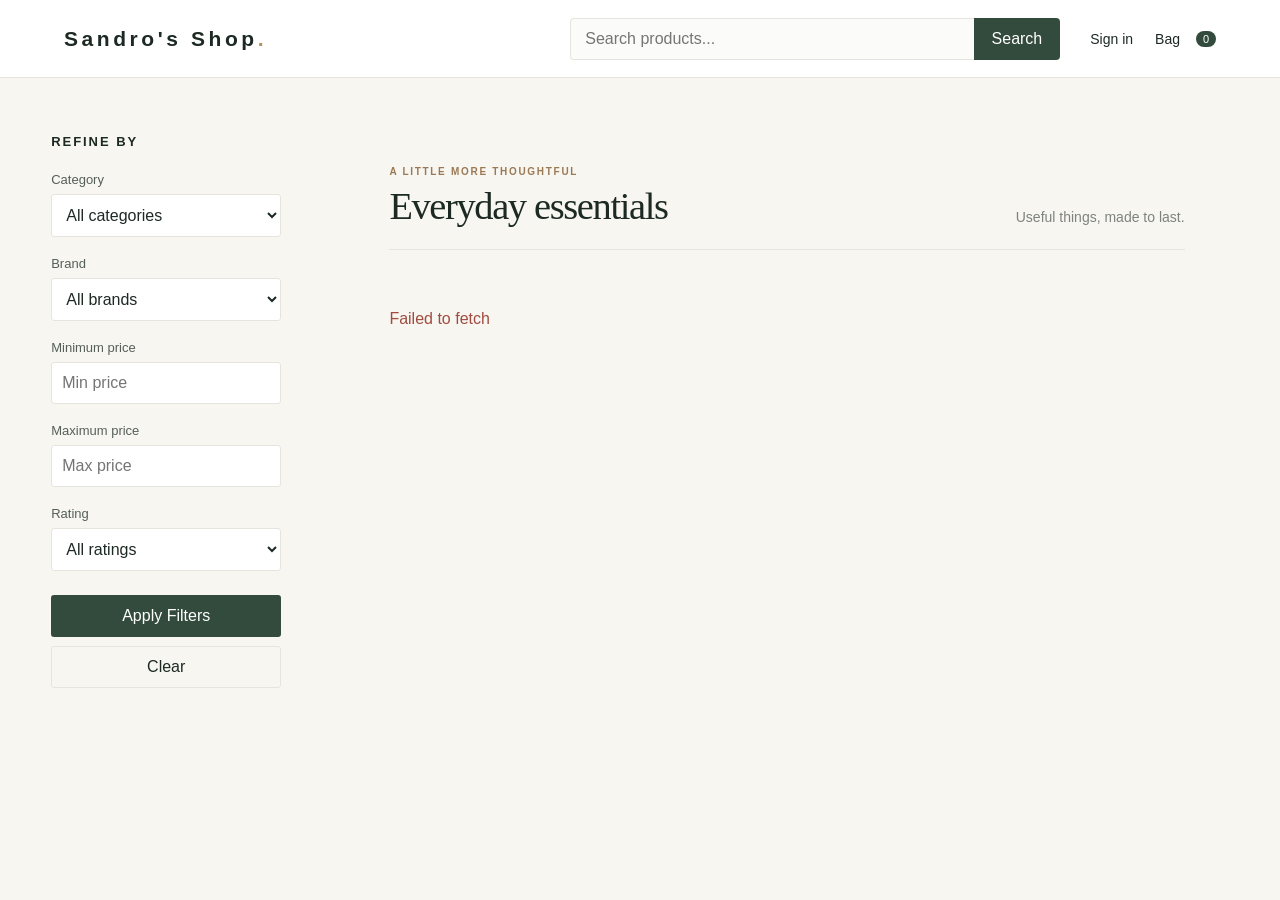
<file: index.html>
<!DOCTYPE html>
<html lang="en">
<head>
    <meta charset="UTF-8">

    <meta
        name="viewport"
        content="width=device-width, initial-scale=1.0"
    >

    <meta name="theme-color" content="#f7f5f0">
    <title>Sandro's Shop - Everyday objects, considered</title>

    <link rel="stylesheet" href="style.css">
</head>

<body>

    <!-- HEADER -->
    <header class="header">

        <div class="logo">
            <a href="index.html">Sandro's Shop<span class="logo-dot">.</span></a>
        </div>

        <!-- SEARCH -->
        <div class="search-box">
            <input
                type="text"
                id="searchInput"
                placeholder="Search products..."
            >

            <button id="searchButton">
                Search
            </button>
        </div>

        <!-- CART -->
        <nav class="header-actions">
            <a class="account-link" href="login.html">Sign in</a>
        <div class="cart-link">
            <a href="cart.html">
                🛒 Cart
                <span id="cartCount">0</span>
            </a>
        </div>
        </nav>

    </header>


    <!-- MAIN CONTENT -->
    <div class="page-container">

        <!-- SIDEBAR FILTERS -->
        <aside class="sidebar">

            <h2>Refine by</h2>


            <!-- CATEGORY -->
            <div class="filter-group">

                <label for="categoryFilter">
                    Category
                </label>

                <select id="categoryFilter">

                    <option value="">
                        All categories
                    </option>

                </select>

            </div>


            <!-- BRAND -->
            <div class="filter-group">

                <label for="brandFilter">
                    Brand
                </label>

                <select id="brandFilter">

                    <option value="">
                        All brands
                    </option>

                </select>

            </div>


            <!-- MIN PRICE -->
            <div class="filter-group">

                <label for="minPrice">
                    Minimum price
                </label>

                <input
                    type="number"
                    id="minPrice"
                    placeholder="Min price"
                    min="0"
                >

            </div>


            <!-- MAX PRICE -->
            <div class="filter-group">

                <label for="maxPrice">
                    Maximum price
                </label>

                <input
                    type="number"
                    id="maxPrice"
                    placeholder="Max price"
                    min="0"
                >

            </div>


            <!-- RATING -->
            <div class="filter-group">

                <label for="ratingFilter">
                    Rating
                </label>

                <select id="ratingFilter">

                    <option value="">
                        All ratings
                    </option>

                    <option value="1">
                        1+
                    </option>

                    <option value="2">
                        2+
                    </option>

                    <option value="3">
                        3+
                    </option>

                    <option value="4">
                        4+
                    </option>

                    <option value="5">
                        5
                    </option>

                </select>

            </div>


            <!-- FILTER BUTTONS -->
            <div class="filter-buttons">

                <button id="filterButton">
                    Apply Filters
                </button>

                <button id="clearButton">
                    Clear
                </button>

            </div>

        </aside>


        <!-- PRODUCTS SECTION -->
        <main class="products-section">

            <div class="section-heading"><div><p class="eyebrow">A LITTLE MORE THOUGHTFUL</p><h1>Everyday essentials</h1></div><p class="section-note">Useful things, made to last.</p></div>

            <!-- PRODUCTS WILL APPEAR HERE -->
            <div id="products"></div>

        </main>

    </div>


    <!-- JAVASCRIPT -->
    <script src="auth-ui.js"></script>
    <script src="cart-service.js"></script>
    <script src="main.js"></script>

</body>
</html>
</file>
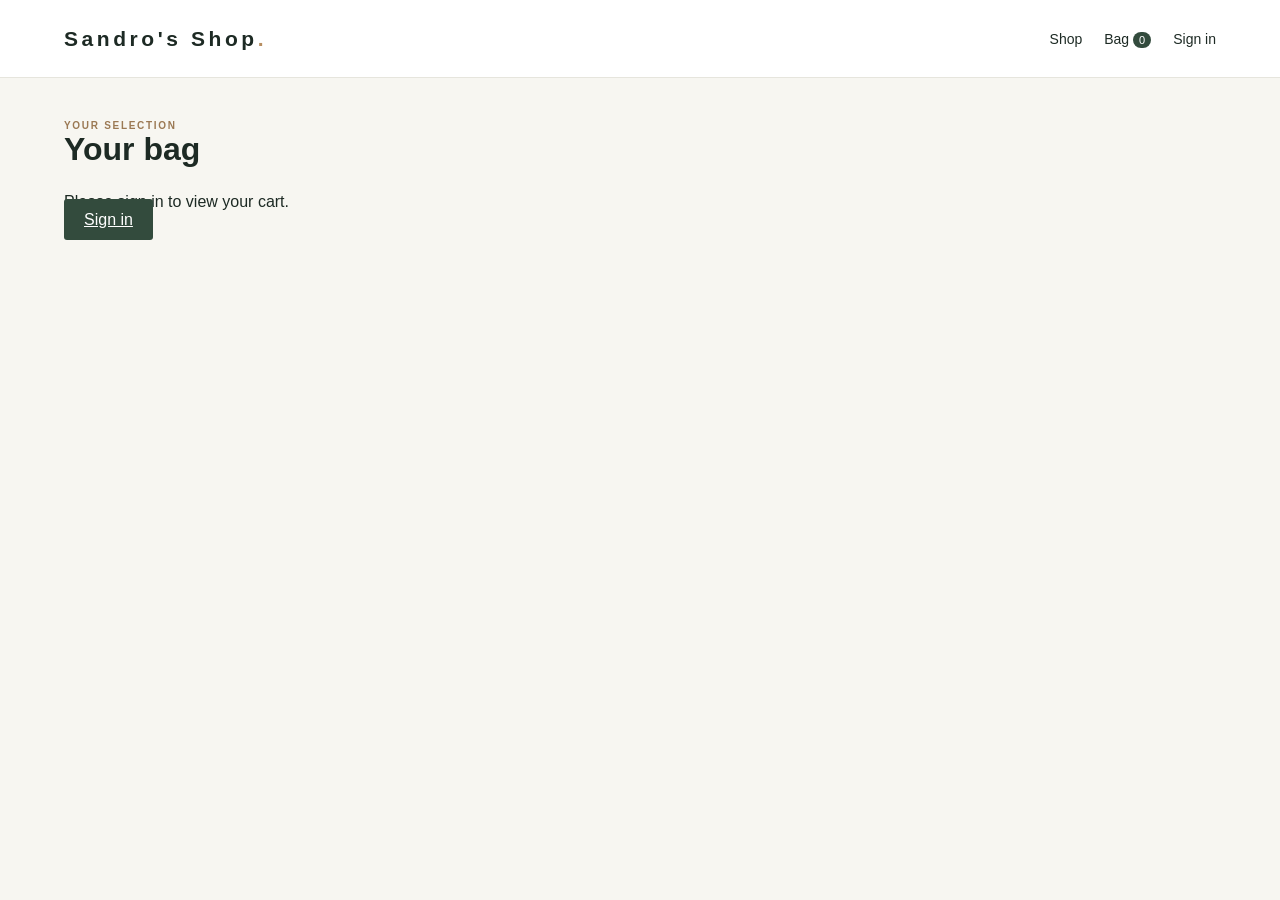
<file: cart.html>
<!DOCTYPE html>
<html lang="en">
<head>
    <meta charset="UTF-8">
    <meta name="viewport" content="width=device-width, initial-scale=1.0">

    <title>Your bag — Sandro's Shop</title>

    <link rel="stylesheet" href="style.css">
</head>
<body>

    <header class="header">

        <div class="logo">
            <a href="index.html">Sandro's Shop<span class="logo-dot">.</span></a>
        </div>

        <nav class="header-actions">
            <a href="index.html">Shop</a>

            <a href="cart.html">
                Bag
                <span id="cartCount">0</span>
            </a>

            <a class="account-link" href="login.html">
                Sign in
            </a>
        </nav>

    </header>


    <main class="cart-page">

        <p class="eyebrow">YOUR SELECTION</p><h1>Your bag</h1>


        <p id="cartMessage"></p>


        <div id="cartItems"></div>


        <div class="cart-summary">

            <h2>
                Total:
                <span id="cartTotal">0.00</span> GEL
            </h2>

            <p>
                Items:
                <span id="totalQuantity">0</span>
            </p>


            <button
                id="clearCartButton"
                class="secondary-button"
            >
                Clear Cart
            </button>


            <button
                id="checkoutButton"
                class="primary-button"
            >
                Place order
            </button>

        </div>

    </main>


    <script src="auth-ui.js"></script>
    <script src="cart.js"></script>

</body>
</html>
</file>
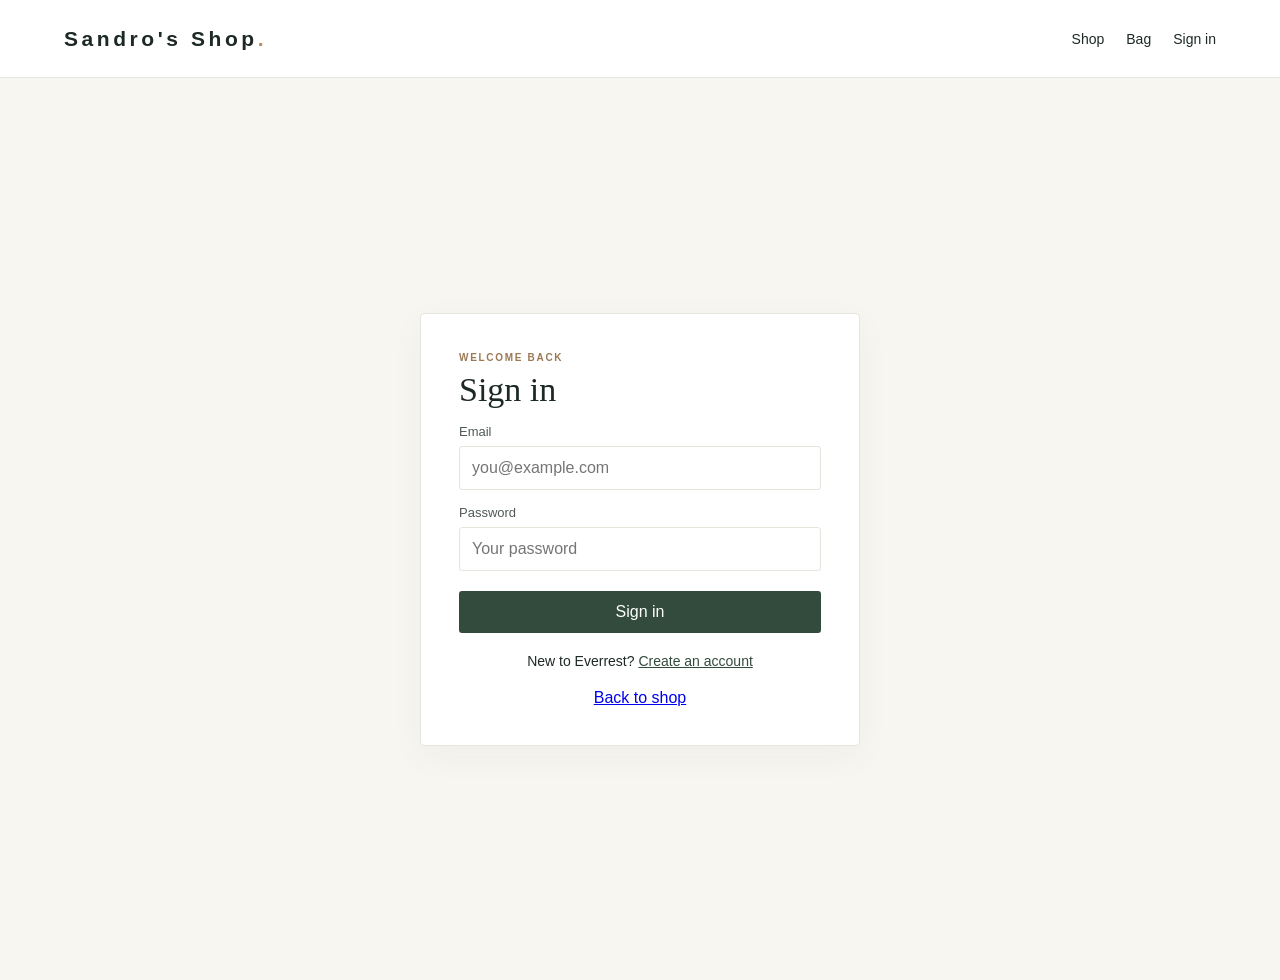
<file: login.html>
<!DOCTYPE html>
<html lang="en">
<head>
    <meta charset="UTF-8">
    <meta name="viewport" content="width=device-width, initial-scale=1.0">

    <title>Sign in — Sandro's Shop</title>

    <link rel="stylesheet" href="style.css">
</head>
<body>

    <header class="header">
        <div class="logo">
            <a href="index.html">Sandro's Shop<span class="logo-dot">.</span></a>
        </div>

        <nav class="header-actions">
            <a href="index.html">Shop</a>
            <a href="cart.html">Bag</a>
            <a class="account-link" href="login.html">Sign in</a>
        </nav>
    </header>

    <main class="auth-page">

        <div class="auth-box">

            <p class="eyebrow">WELCOME BACK</p><h1>Sign in</h1>

            <form id="loginForm">

                <label for="email">Email</label>
                <input
                    type="email"
                    id="email"
                    placeholder="you@example.com"
                    required
                >

                <label for="password">Password</label>
                <input
                    type="password"
                    id="password"
                    placeholder="Your password"
                    required
                >

                <button type="submit" class="primary-button">
                    Sign in
                </button>

            </form>

            <p id="loginMessage"></p>

            <section id="verificationPanel" class="verification-panel hidden" aria-live="polite">
                <p>Your account needs email verification before you can use the shop.</p>
                <button id="resendVerificationButton" type="button" class="secondary-button">Send verification email again</button>
                <p id="verificationMessage"></p>
            </section>

            <p class="auth-switch">New to Everrest? <a href="signup.html">Create an account</a></p>
            <a href="index.html">Back to shop</a>

        </div>

    </main>

   <script src="auth-ui.js"></script>
   <script src="login.js"></script>

</body>
</html>
</file>
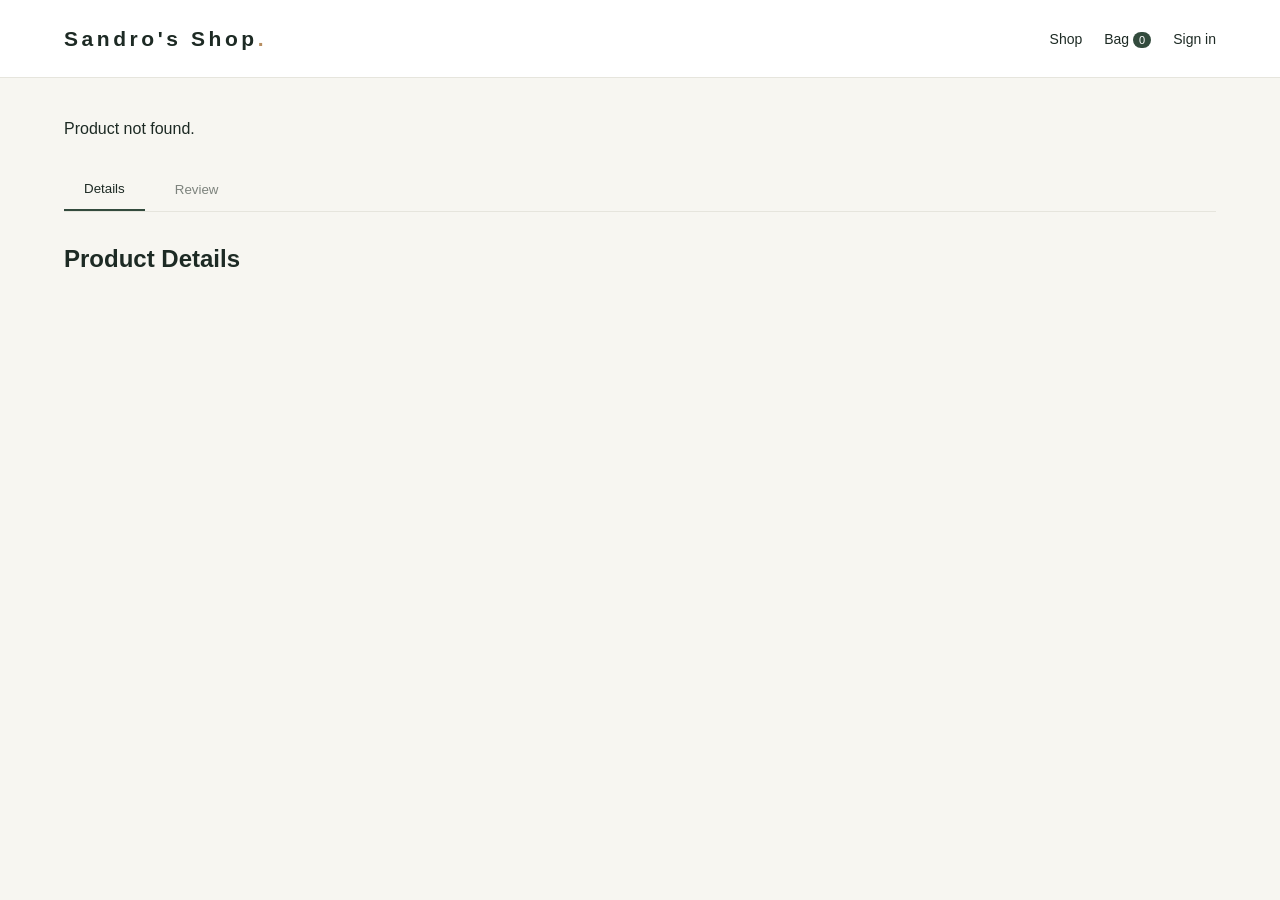
<file: product.html>
<!DOCTYPE html>
<html lang="en">
<head>
    <meta charset="UTF-8">
    <meta name="viewport" content="width=device-width, initial-scale=1.0">

    <title>Product — Sandro's Shop</title>

    <link rel="stylesheet" href="style.css">
</head>
<body>

    <header class="header">

        <div class="logo">
            <a href="index.html">Sandro's Shop<span class="logo-dot">.</span></a>
        </div>

        <nav class="header-actions">
            <a href="index.html">Shop</a>
            <a href="cart.html">
                Bag
                <span id="cartCount">0</span>
            </a>
            <a class="account-link" href="login.html">Sign in</a>
        </nav>

    </header>


    <main class="product-page">

        <div id="productDetails">
            Loading product...
        </div>


        <div class="tabs">

            <button id="detailsTab" class="tab-button active">
                Details
            </button>

            <button id="reviewTab" class="tab-button">
                Review
            </button>

        </div>


        <section id="detailsSection" class="tab-content">

            <h2>Product Details</h2>

            <div id="detailsContent"></div>

        </section>


        <section id="reviewSection" class="tab-content hidden">

            <div class="review-header">

                <h2>Reviews</h2>

                <button id="openReviewButton" class="primary-button">
                    Rate Product
                </button>

            </div>

            <div id="reviewsList"></div>

        </section>

    </main>


    <!-- Review Modal -->

    <div id="reviewModal" class="modal hidden">

        <div class="modal-content">

            <button id="closeModal" class="close-button" type="button" aria-label="Close">
                ×
            </button>

            <h2>Rate Product</h2>


            <label>Rating</label>

            <div id="ratingStars" class="rating-input">

                <button type="button" data-rating="1" aria-label="1 star">★</button>
                <button type="button" data-rating="2" aria-label="2 stars">★</button>
                <button type="button" data-rating="3" aria-label="3 stars">★</button>
                <button type="button" data-rating="4" aria-label="4 stars">★</button>
                <button type="button" data-rating="5" aria-label="5 stars">★</button>

            </div>


            <label for="reviewFirstName">
                First Name
            </label>

            <input
                type="text"
                id="reviewFirstName"
                placeholder="First name"
            >


            <label for="reviewLastName">
                Last Name
            </label>

            <input
                type="text"
                id="reviewLastName"
                placeholder="Last name"
            >


            <label for="reviewText">
                Review
            </label>

            <textarea
                id="reviewText"
                placeholder="Write your review..."
            ></textarea>


            <button id="saveReview" class="primary-button">
                OK
            </button>

            <p id="reviewMessage"></p>

        </div>

    </div>


    <script src="auth-ui.js"></script>
    <script src="cart-service.js"></script>
    <script src="product.js"></script>

</body>
</html>
</file>
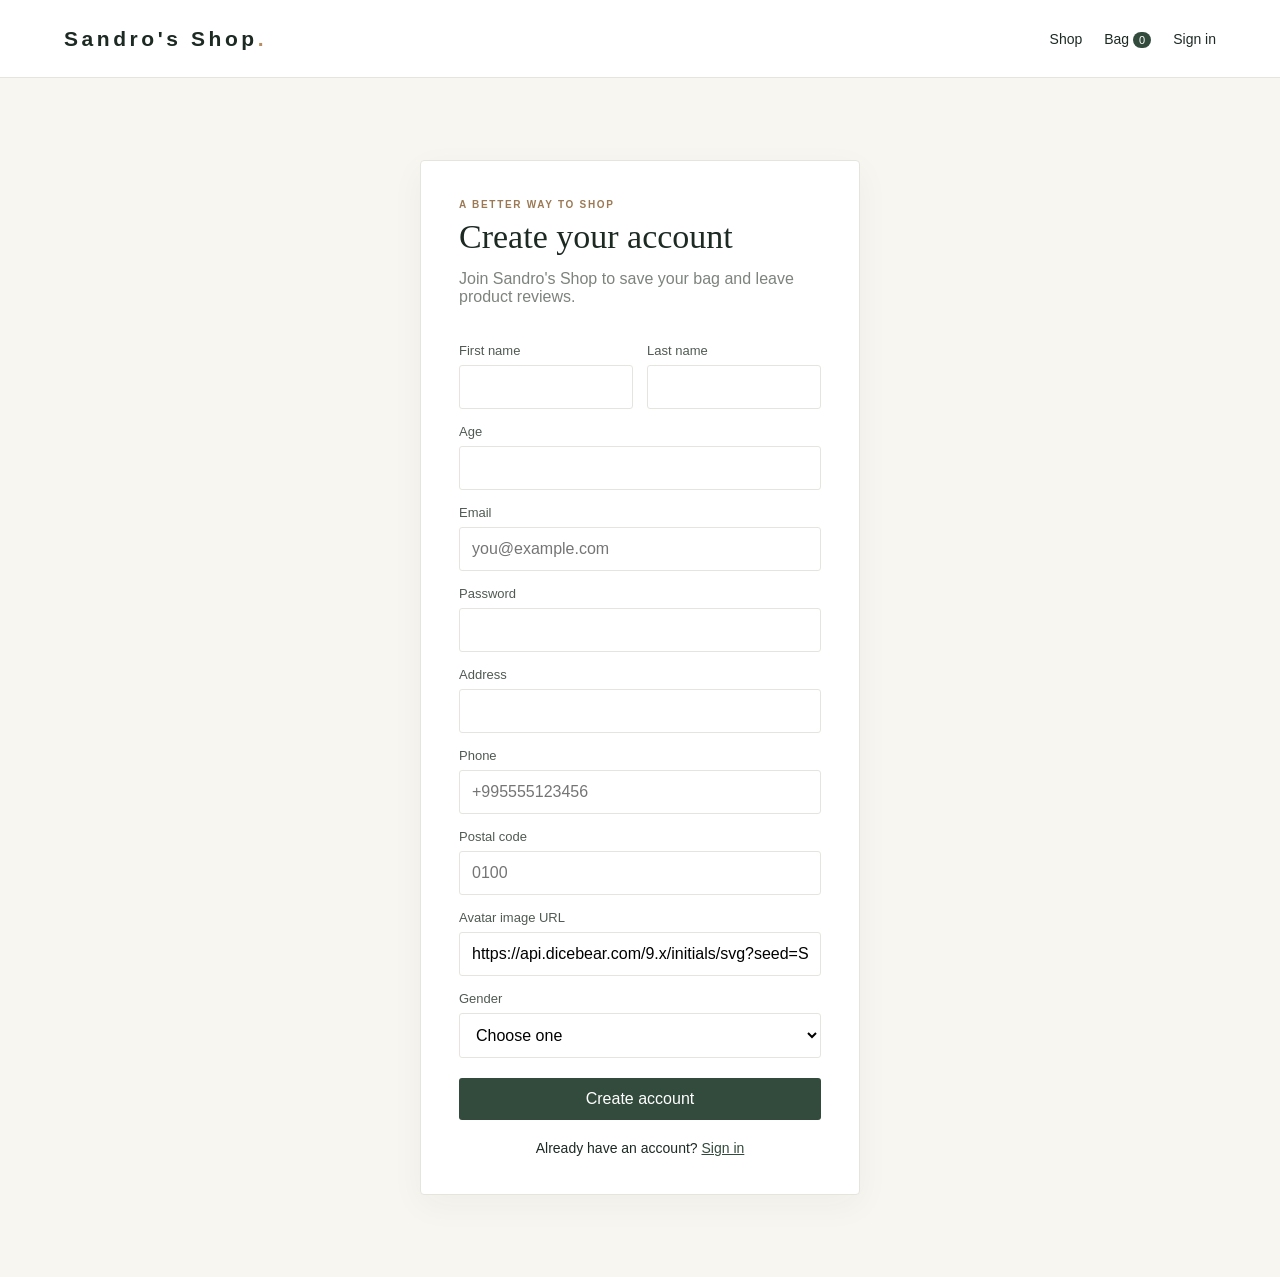
<file: signup.html>
<!DOCTYPE html>
<html lang="en">
<head>
    <meta charset="UTF-8">
    <meta name="viewport" content="width=device-width, initial-scale=1.0">
    <title>Create account — Sandro's Shop</title>
    <link rel="stylesheet" href="style.css">
</head>
<body>
    <header class="header">
        <div class="logo"><a href="index.html">Sandro's Shop<span class="logo-dot">.</span></a></div>
        <nav class="header-actions"><a href="index.html">Shop</a><a href="cart.html">Bag <span id="cartCount">0</span></a><a class="account-link" href="login.html">Sign in</a></nav>
    </header>
    <main class="auth-page">
        <section class="auth-box">
            <p class="eyebrow">A BETTER WAY TO SHOP</p>
            <h1>Create your account</h1>
            <p class="auth-intro">Join Sandro's Shop to save your bag and leave product reviews.</p>
            <form id="signupForm">
                <div class="form-row"><div><label for="firstName">First name</label><input id="firstName" autocomplete="given-name" required></div><div><label for="lastName">Last name</label><input id="lastName" autocomplete="family-name" required></div></div>
                <label for="age">Age</label><input type="number" id="age" min="13" max="120" required>
                <label for="email">Email</label><input type="email" id="email" autocomplete="email" placeholder="you@example.com" required>
                <label for="password">Password</label><input type="password" id="password" autocomplete="new-password" minlength="8" required>
                <label for="address">Address</label><input id="address" autocomplete="street-address" minlength="5" required>
                <label for="phone">Phone</label><input id="phone" type="tel" autocomplete="tel" placeholder="+995555123456" pattern="[+]?[0-9 ()-]{8,20}" required>
                <label for="zipcode">Postal code</label><input id="zipcode" autocomplete="postal-code" placeholder="0100" pattern="[0-9A-Za-z -]{3,10}" required>
                <label for="avatar">Avatar image URL</label><input id="avatar" type="url" value="https://api.dicebear.com/9.x/initials/svg?seed=Sandro's Shop" required>
                <label for="gender">Gender</label><select id="gender" required><option value="">Choose one</option><option value="MALE">Male</option><option value="FEMALE">Female</option></select>
                <button type="submit" class="primary-button">Create account</button>
            </form>
            <p id="signupMessage" role="status"></p>
            <section id="verificationPanel" class="verification-panel hidden" aria-live="polite">
                <p>Check your inbox and follow the Sandro's Shop verification link before signing in.</p>
                <button id="resendVerificationButton" type="button" class="secondary-button">Send verification email again</button>
                <p id="verificationMessage"></p>
            </section>
            <p class="auth-switch">Already have an account? <a href="login.html">Sign in</a></p>
        </section>
    </main>
    <script src="auth-ui.js"></script>
    <script src="signup.js"></script>
</body>
</html>
</file>
<file: style.css>
* {
    margin: 0;
    padding: 0;
    box-sizing: border-box;
}


body {
    font-family: Arial, sans-serif;

    background: #f5f5f5;

    color: #222;
}


/* HEADER */

header {

    background: #111;

    color: white;

    padding: 20px 7%;

    display: flex;

    justify-content: space-between;

    align-items: center;
}


.logo {

    font-size: 25px;

    font-weight: bold;
}


nav {

    display: flex;

    align-items: center;

    gap: 20px;
}


nav a {

    color: white;

    text-decoration: none;
}


nav a:hover {

    color: #4da3ff;
}


nav button {

    background: #e74c3c;

    color: white;

    border: none;

    padding: 8px 12px;

    border-radius: 5px;

    cursor: pointer;
}


#cartCount {

    background: #3498db;

    padding: 2px 7px;

    border-radius: 20px;
}


/* MAIN */

main {

    width: 90%;

    max-width: 1200px;

    margin: 40px auto;
}


h1 {

    margin-bottom: 25px;
}


/* SEARCH */

.search {

    display: flex;

    margin-bottom: 30px;
}


.search input {

    flex: 1;

    padding: 12px;

    border: 1px solid #ccc;

    border-radius: 5px 0 0 5px;
}


.search button {

    padding: 12px 20px;

    background: #3498db;

    color: white;

    border: none;

    cursor: pointer;

    border-radius: 0 5px 5px 0;
}


/* SHOP */

.shop {

    display: grid;

    grid-template-columns: 230px 1fr;

    gap: 30px;
}


/* FILTER */

.filters {

    background: white;

    padding: 20px;

    border-radius: 8px;

    height: fit-content;
}


.filters h2 {

    margin-bottom: 20px;
}


.filters label {

    display: block;

    margin-top: 15px;

    margin-bottom: 5px;
}


.filters input,
.filters select {

    width: 100%;

    padding: 9px;

    border: 1px solid #ccc;

    border-radius: 5px;
}


.filters button {

    width: 100%;

    padding: 10px;

    margin-top: 15px;

    border: none;

    border-radius: 5px;

    cursor: pointer;
}


#filterBtn {

    background: #3498db;

    color: white;
}


#clearBtn {

    background: #ddd;
}


/* PRODUCTS */

.products {

    display: grid;

    grid-template-columns:
        repeat(3, 1fr);

    gap: 20px;

    margin-top: 20px;
}


.product {

    background: white;

    border-radius: 8px;

    overflow: hidden;

    padding-bottom: 15px;

    box-shadow:
        0 2px 8px
        rgba(0,0,0,0.08);
}


.product img {

    width: 100%;

    height: 220px;

    object-fit: contain;

    background: #fafafa;
}


.product-info {

    padding: 15px;
}


.product h3 {

    margin-bottom: 8px;

    cursor: pointer;
}


.product h3:hover {

    color: #3498db;
}


.price {

    font-size: 20px;

    font-weight: bold;

    margin: 10px 0;
}


.rating {

    color: #f39c12;

    margin-bottom: 8px;
}


.stock {

    color: green;

    font-size: 14px;
}


.add-cart {

    width: 100%;

    padding: 10px;

    margin-top: 12px;

    background: #3498db;

    color: white;

    border: none;

    border-radius: 5px;

    cursor: pointer;
}


.add-cart:hover {

    background: #2980b9;
}


.hidden {

    display: none !important;
}


/* RESPONSIVE */

@media(max-width: 800px) {

    .shop {

        grid-template-columns: 1fr;
    }


    .products {

        grid-template-columns:
            repeat(2, 1fr);
    }
}


@media(max-width: 500px) {

    header {

        flex-direction: column;

        gap: 15px;
    }


    .products {

        grid-template-columns: 1fr;
    }
}
/* =========================
   PRODUCT PAGE
========================= */

.product-page {
    max-width: 1200px;
    margin: 40px auto;
    padding: 20px;
}

.product-detail-card {
    display: flex;
    gap: 40px;
    background: white;
    padding: 30px;
    border-radius: 12px;
    box-shadow: 0 2px 10px rgba(0, 0, 0, 0.08);
}

.product-detail-image {
    width: 50%;
}

.product-detail-image img {
    width: 100%;
    max-height: 500px;
    object-fit: contain;
}

.product-detail-info {
    flex: 1;
}

.product-detail-info h1 {
    margin-bottom: 20px;
}

.detail-price {
    font-size: 28px;
    font-weight: bold;
}

.tabs {
    display: flex;
    gap: 10px;
    margin-top: 30px;
    border-bottom: 1px solid #ddd;
}

.tab-button {
    padding: 12px 25px;
    border: none;
    background: #eee;
    cursor: pointer;
}

.tab-button.active {
    background: #222;
    color: white;
}

.tab-content {
    padding: 25px 0;
}

.hidden {
    display: none !important;
}

.review-header {
    display: flex;
    justify-content: space-between;
    align-items: center;
}

.review-card {
    background: white;
    padding: 20px;
    margin-top: 15px;
    border-radius: 10px;
    box-shadow: 0 2px 8px rgba(0, 0, 0, 0.08);
}

.review-stars {
    font-size: 20px;
}


/* =========================
   MODAL
========================= */

.modal {
    position: fixed;
    left: 0;
    top: 0;

    width: 100%;
    height: 100%;

    background: rgba(0, 0, 0, 0.5);

    display: flex;
    justify-content: center;
    align-items: center;
}

.modal-content {
    position: relative;

    width: 400px;
    max-width: 90%;

    background: white;

    padding: 30px;

    border-radius: 12px;
}

.modal-content input,
.modal-content textarea {
    width: 100%;
    padding: 10px;
    margin: 8px 0 15px;

    border: 1px solid #ccc;
    border-radius: 6px;
}

.modal-content textarea {
    min-height: 100px;
    resize: vertical;
}

.close-button {
    position: absolute;

    right: 15px;
    top: 10px;

    border: none;
    background: none;

    font-size: 28px;
    cursor: pointer;
}

.rating-input {
    display: flex;
    gap: 5px;
    margin: 10px 0 20px;
}

.rating-input button {
    border: none;
    background: none;

    font-size: 30px;

    cursor: pointer;
}

.rating-input button.selected {
    color: gold;
}


/* =========================
   CART PAGE
========================= */

.cart-page {
    max-width: 1200px;
    margin: 40px auto;
    padding: 20px;
}

.cart-item {
    display: flex;
    align-items: center;
    gap: 20px;

    background: white;

    padding: 20px;

    margin-bottom: 15px;

    border-radius: 10px;

    box-shadow: 0 2px 8px rgba(0, 0, 0, 0.08);
}

.cart-item img {
    width: 150px;
    height: 150px;

    object-fit: contain;
}

.cart-item-info {
    flex: 1;
}

.quantity-controls {
    display: flex;
    align-items: center;
    gap: 15px;
}

.quantity-controls button {
    width: 35px;
    height: 35px;

    border: none;

    background: #222;
    color: white;

    border-radius: 5px;

    cursor: pointer;
}

.quantity-controls span {
    font-size: 18px;
    font-weight: bold;
}

.cart-item-total {
    text-align: right;
}

.delete-button {
    display: block;

    margin-top: 10px;

    border: none;

    background: #d9534f;
    color: white;

    padding: 8px 12px;

    border-radius: 5px;

    cursor: pointer;
}

.cart-summary {
    margin-top: 30px;

    padding: 25px;

    background: white;

    border-radius: 10px;

    text-align: right;
}


/* =========================
   BUTTONS
========================= */

.primary-button,
.secondary-button {
    border: none;

    padding: 12px 20px;

    border-radius: 6px;

    cursor: pointer;

    font-size: 15px;
}

.primary-button {
    background: #222;
    color: white;
}

.secondary-button {
    background: #ddd;
    color: #222;

    margin-right: 10px;
}


/* =========================
   LOGIN PAGE
========================= */

.auth-page {
    min-height: 80vh;

    display: flex;

    justify-content: center;
    align-items: center;
}

.auth-box {
    width: 400px;
    max-width: 90%;

    background: white;

    padding: 30px;

    border-radius: 12px;

    box-shadow: 0 2px 10px rgba(0, 0, 0, 0.1);
}

.auth-box h1 {
    margin-bottom: 25px;
}

.auth-box label {
    display: block;

    margin-top: 15px;
}

.auth-box input {
    width: 100%;

    padding: 12px;

    margin-top: 7px;

    border: 1px solid #ccc;

    border-radius: 6px;

    box-sizing: border-box;
}

.auth-box button {
    width: 100%;

    margin-top: 20px;
}

.auth-box a {
    display: block;

    margin-top: 20px;

    text-align: center;
}


/* =========================
   RESPONSIVE
========================= */

@media (max-width: 768px) {

    .product-detail-card {
        flex-direction: column;
    }

    .product-detail-image {
        width: 100%;
    }

    .cart-item {
        flex-direction: column;
        align-items: flex-start;
    }

    .cart-item-total {
        text-align: left;
    }

    .review-header {
        flex-direction: column;
        align-items: flex-start;
        gap: 15px;
    }

}
.product-image {
    width: 100%;
    height: 220px;
    object-fit: contain;
    display: block;
    background: white;
}

.product-card {
    background: white;
    border-radius: 10px;
    padding: 15px;
    overflow: hidden;
}

.product-card-content {
    padding-top: 10px;
}

.product-title {
    cursor: pointer;
}

.product-title:hover {
    text-decoration: underline;
}

.price {
    font-size: 20px;
    font-weight: bold;
}
.product-image-container {
    width: 100%;
    height: 220px;
    display: flex;
    align-items: center;
    justify-content: center;
    background: #f5f5f5;
    overflow: hidden;
}

.product-image {
    width: 100%;
    height: 220px;
    object-fit: contain;
    display: block;
}

.image-error {
    color: #888;
    font-size: 14px;
}

/* Everrest storefront */
:root { color-scheme: light; --ink: #1d2a24; --muted: #7d837d; --paper: #f7f6f1; --line: #e6e5dd; --green: #334b3d; --accent: #c7a77b; }
body { background: var(--paper); color: var(--ink); font-family: "Segoe UI", Arial, sans-serif; }
header.header { min-height: 78px; padding: 14px max(5vw, 24px); background: #fff; color: var(--ink); border-bottom: 1px solid var(--line); gap: 30px; position: sticky; top: 0; z-index: 5; }
.logo { font-size: 21px; letter-spacing: .17em; white-space: nowrap; }
.logo a { color: inherit; text-decoration: none; }
.logo-dot { color: #b78e61; }
.search-box { display: flex; width: min(490px, 50vw); margin-left: auto; }
.search-box input { flex: 1; min-width: 0; height: 42px; border: 1px solid var(--line); border-right: 0; border-radius: 4px 0 0 4px; padding: 0 14px; background: #fbfbf9; font: inherit; }
.search-box button, .add-to-cart, #filterButton { padding: 0 18px; border: 0; color: white; background: var(--green); cursor: pointer; font: inherit; border-radius: 0 4px 4px 0; transition: background .2s, transform .2s; }
.search-box button:hover, .add-to-cart:hover, #filterButton:hover, .primary-button:hover { background: #263a2e; }
.header-actions { display: flex; align-items: center; gap: 22px; white-space: nowrap; }
.header-actions a, .cart-link a { color: var(--ink); text-decoration: none; font-size: 14px; }
.cart-link a { display: flex; align-items: center; gap: 8px; }
#cartCount { color: white; background: var(--green); min-width: 20px; text-align: center; padding: 2px 6px; font-size: 11px; }
.cart-icon { font-size: 22px; }
.page-container { width: min(1440px, 92%); margin: 48px auto 80px; display: grid; grid-template-columns: 230px minmax(0, 1fr); gap: clamp(28px, 5vw, 76px); align-items: start; }
.sidebar { background: transparent; padding: 8px 0; height: fit-content; }
.sidebar h2 { font-size: 13px; text-transform: uppercase; letter-spacing: .15em; margin-bottom: 23px; }
.filter-group { margin: 0 0 19px; }
.filter-group label { display: block; font-size: 13px; margin-bottom: 7px; color: #555f58; }
.filter-group select, .filter-group input { width: 100%; padding: 11px 10px; background: white; border: 1px solid var(--line); border-radius: 3px; color: var(--ink); font: inherit; }
.filter-buttons { display: grid; gap: 9px; margin-top: 24px; }
.filter-buttons button { min-height: 42px; border-radius: 3px; font: inherit; cursor: pointer; }
#filterButton { border-radius: 3px; }
#clearButton { border: 1px solid var(--line); background: transparent; color: var(--ink); }
.section-heading { display: flex; align-items: end; justify-content: space-between; gap: 20px; border-bottom: 1px solid var(--line); padding-bottom: 20px; margin-bottom: 24px; }
.section-heading h1 { margin: 6px 0 0; font: 400 clamp(27px, 3vw, 39px)/1.2 Georgia, serif; letter-spacing: -.035em; }
.eyebrow, .product-brand { color: #9b7954; font-size: 10px; font-weight: 650; letter-spacing: .17em; text-transform: uppercase; }
.section-note { color: var(--muted); font-size: 14px; padding-bottom: 4px; }
#products { display: grid; grid-template-columns: repeat(3, minmax(0, 1fr)); gap: 28px 20px; }
.product-card { background: white; border: 1px solid #eeede7; border-radius: 4px; padding: 0; box-shadow: 0 3px 12px #25332808; transition: transform .2s, box-shadow .2s; }
.product-card:hover { transform: translateY(-3px); box-shadow: 0 9px 24px #25332812; }
.product-image-container { height: clamp(180px, 20vw, 270px); display: flex; align-items: center; justify-content: center; padding: 16px; background: #f1f0eb; }
.product-image { height: 100%; object-fit: contain; mix-blend-mode: multiply; }
.product-card-content { padding: 16px; }
.product-title { display: block; color: var(--ink); text-decoration: none; font: 400 18px/1.35 Georgia, serif; margin: 7px 0 9px; min-height: 48px; }
.product-title:hover { color: #8c6845; }
.rating { display: flex; gap: 8px; align-items: center; color: var(--muted); font-size: 12px; }
.stars, .review-stars { color: #bb925b; letter-spacing: 2px; }
.card-bottom { display: flex; align-items: center; justify-content: space-between; gap: 10px; margin-top: 14px; }
.card-bottom .price { margin: 0; font: 500 16px Georgia, serif; white-space: nowrap; }
.card-bottom small, .detail-price small { font: 11px "Segoe UI", Arial, sans-serif; color: var(--muted); }
.add-to-cart { border-radius: 3px; min-height: 37px; font-size: 12px; padding: 0 12px; }
.add-to-cart:disabled, button:disabled { opacity: .45; cursor: not-allowed; }
.state-message { color: var(--muted); padding: 32px 0; line-height: 1.6; }
.error-message { color: #a04c40; }
main.product-page, main.cart-page { width: min(1180px, 90%); margin: 42px auto 80px; padding: 0; }
.product-detail-card { border: 1px solid var(--line); border-radius: 4px; box-shadow: none; gap: clamp(28px, 6vw, 80px); padding: clamp(22px, 5vw, 55px); }
.product-detail-image { background: #f1f0eb; padding: 18px; }
.product-detail-image img { mix-blend-mode: multiply; }
.product-detail-info h1 { font: 400 clamp(30px, 4vw, 46px)/1.13 Georgia, serif; margin: 10px 0 15px; }
.detail-price { margin: 23px 0; color: var(--green); }
.primary-button, .secondary-button { border-radius: 3px; font: inherit; }
.primary-button { background: var(--green); color: white; }
.product-detail-info .primary-button { min-width: 190px; margin-top: 24px; }
.tabs { border-color: var(--line); }
.tab-button { padding: 13px 20px; background: transparent; color: var(--muted); }
.tab-button.active { color: var(--ink); background: transparent; border-bottom: 2px solid var(--green); }
.tab-content { line-height: 1.8; }
.review-card { box-shadow: none; border: 1px solid var(--line); border-radius: 4px; }
.cart-item { border: 1px solid var(--line); box-shadow: none; border-radius: 4px; }
.cart-item img { background: #f1f0eb; mix-blend-mode: multiply; }
.cart-item-info h2 { font: 400 21px Georgia, serif; margin: 6px 0 10px; }
.cart-item-info > p:not(.product-brand) { color: var(--muted); margin-bottom: 9px; font-size: 13px; }
.cart-item-total strong { font: 500 17px Georgia, serif; white-space: nowrap; }
.delete-button { background: transparent; color: #956153; text-decoration: underline; padding: 7px 0; }
.cart-summary { border: 1px solid var(--line); box-shadow: none; }
.cart-summary h2 { font: 400 24px Georgia, serif; }
.empty-cart { text-align: center; padding: 70px 20px; background: white; border: 1px solid var(--line); }
.empty-cart > span { font-size: 34px; }
.empty-cart h2 { font: 400 27px Georgia, serif; margin: 13px 0; }
.empty-cart p, .auth-intro { color: var(--muted); margin-bottom: 22px; }
.empty-cart a { display: inline-block; text-decoration: none; }
.auth-page { min-height: calc(100vh - 78px); padding: 42px 16px; }
.auth-box { width: min(440px, 100%); border: 1px solid var(--line); border-radius: 4px; box-shadow: 0 10px 34px #2533280b; padding: 38px; }
.auth-box h1 { font: 400 34px Georgia, serif; margin: 8px 0 14px; }
.auth-box label { font-size: 13px; color: #505a53; }
.auth-box input, .auth-box select { border-radius: 3px; border: 1px solid var(--line); padding: 12px; margin-top: 7px; width: 100%; background: white; font: inherit; }
.verification-panel { margin-top: 18px; padding: 16px; border: 1px solid #d9ded8; background: #f3f6f2; border-radius: 3px; line-height: 1.5; }
.verification-panel .secondary-button { margin-top: 12px; }
.verification-panel p:last-child { margin-top: 10px; font-size: 13px; }
.logout-button { border: 1px solid var(--line); border-radius: 3px; padding: 8px 11px; background: transparent; color: var(--ink); font: inherit; font-size: 13px; cursor: pointer; }
.logout-button:hover { background: var(--paper); }
.auth-box button { border-radius: 3px; }
.auth-box #loginMessage, .auth-box #signupMessage { margin-top: 16px; line-height: 1.5; }
.auth-switch { text-align: center; margin-top: 20px; font-size: 14px; }
.auth-switch a { display: inline; margin: 0; color: var(--green); }
.optional { color: var(--muted); }
.form-row { display: grid; grid-template-columns: 1fr 1fr; gap: 14px; }
.form-row label, .form-row input { display: block; }
.form-row input { width: 100%; }
.cart-link a { font-size: 0; }
.cart-link a::before { content: "Bag"; font-size: 14px; }
.close-button { font-size: 0; }
.close-button::before { content: "\00D7"; font-size: 25px; }
.rating-input button { font-size: 0; }
.rating-input button::before { content: "\2605"; font-size: 30px; color: #bdbbb3; }
.rating-input button.selected::before { color: #bb925b; }
@media (max-width: 950px) { #products { grid-template-columns: repeat(2, minmax(0, 1fr)); } .page-container { gap: 28px; } }
@media (max-width: 680px) {
    header.header { flex-wrap: wrap; gap: 12px 18px; padding: 13px 5%; }
    .search-box { order: 3; width: 100%; }
    .header-actions { margin-left: auto; gap: 14px; }
    .page-container { width: 90%; margin-top: 28px; grid-template-columns: 1fr; gap: 20px; }
    .sidebar { display: grid; grid-template-columns: repeat(2, minmax(0,1fr)); gap: 0 14px; }
    .sidebar h2, .filter-buttons { grid-column: 1 / -1; }
    .sidebar h2 { margin-bottom: 8px; }
    .filter-group { margin-bottom: 12px; }
    .section-heading { align-items: start; flex-direction: column; gap: 7px; }
    #products { gap: 14px 10px; }
    .product-image-container { height: 170px; }
    .product-card-content { padding: 12px; }
    .product-title { font-size: 16px; }
    .card-bottom { flex-direction: column; align-items: stretch; }
    .card-bottom .price { text-align: center; }
    .product-detail-card { padding: 18px; }
    .cart-item { gap: 12px; }
    .cart-item img { width: 90px; height: 90px; }
}
@media (max-width: 380px) { #products { grid-template-columns: 1fr; } .product-image-container { height: 230px; } }
</file>
